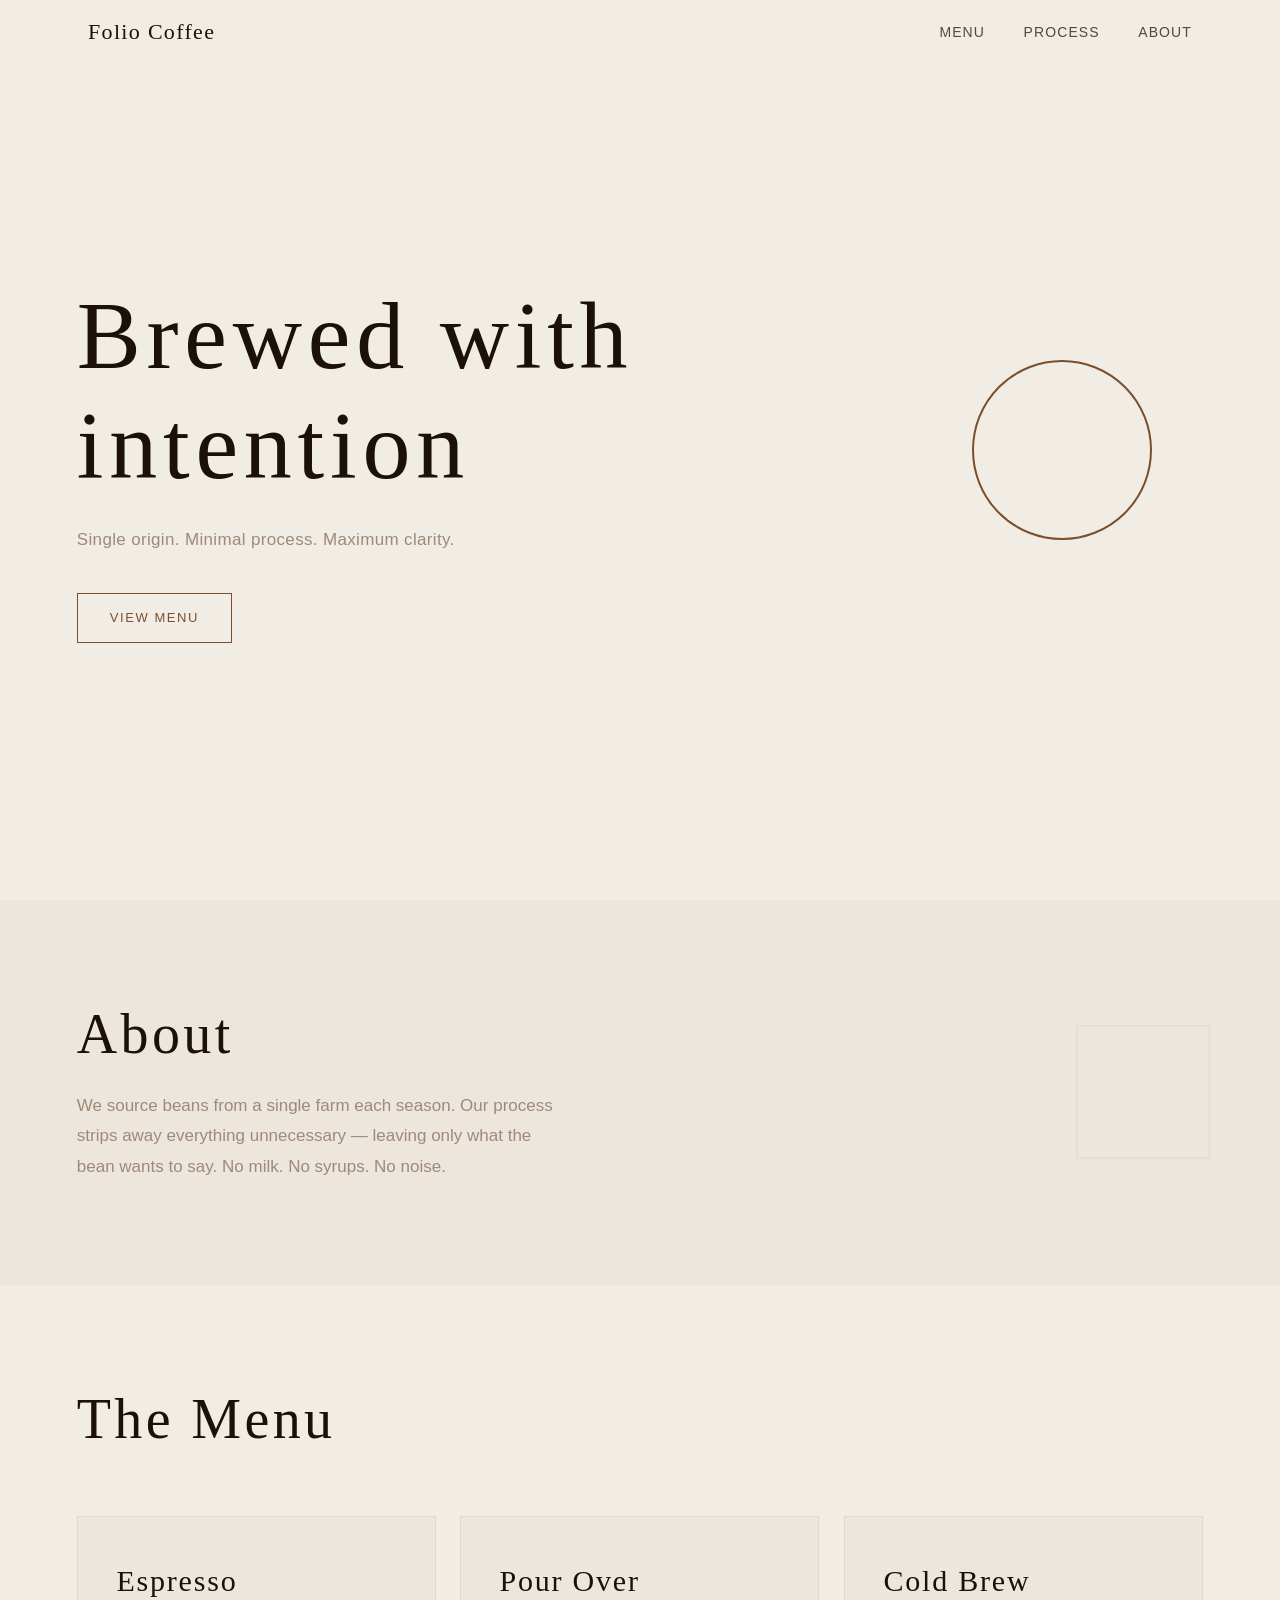
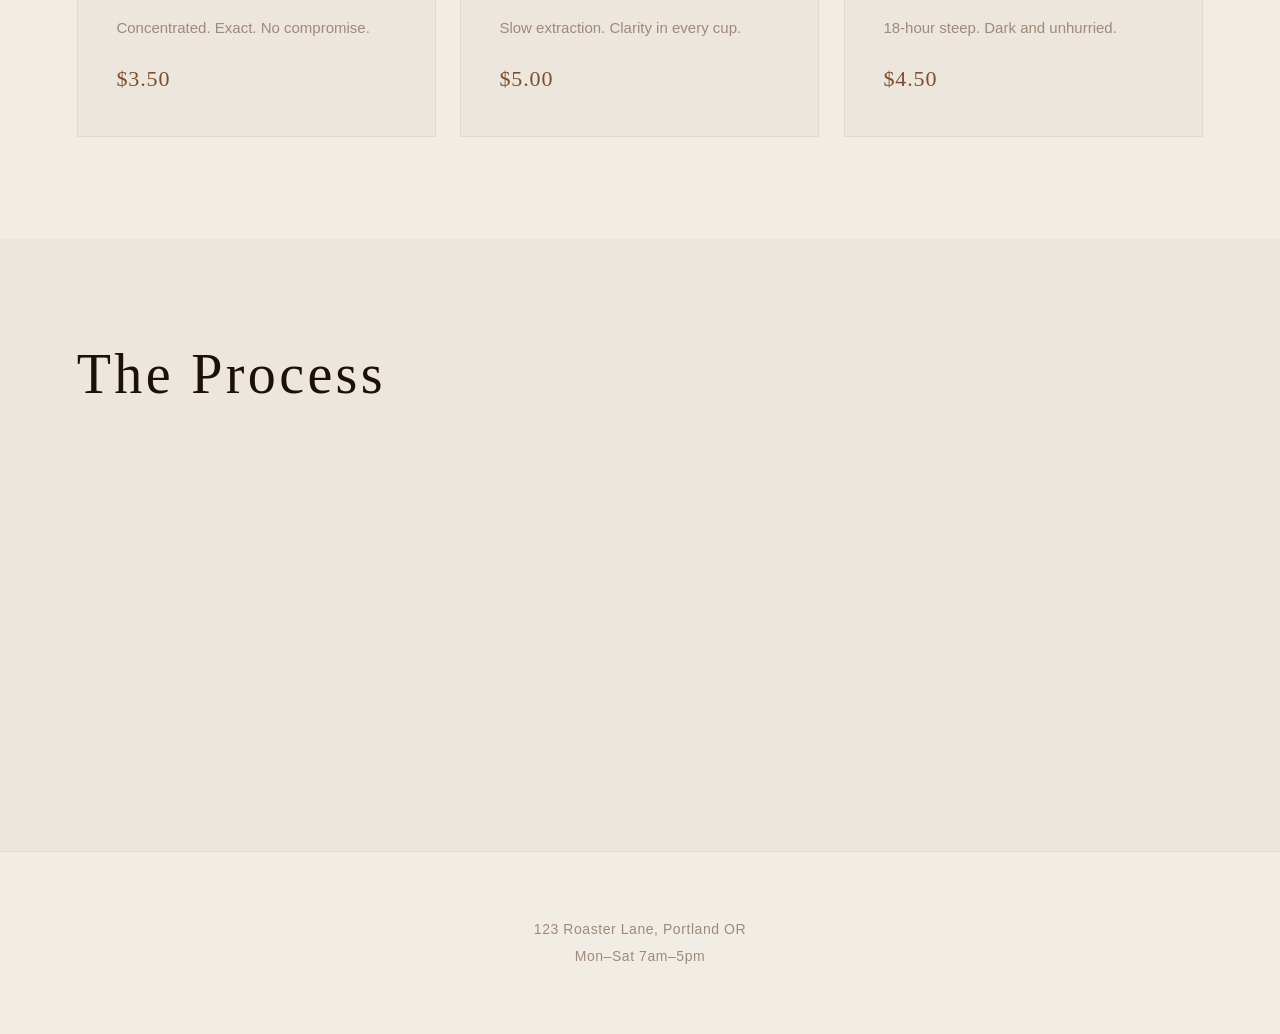
<file: index.html>
<!DOCTYPE html>
<html lang="en">
<head>
  <meta charset="UTF-8">
  <meta name="viewport" content="width=device-width, initial-scale=1.0">
  <meta http-equiv="Content-Security-Policy"
        content="default-src 'none';
                 script-src 'self';
                 style-src 'self' https://fonts.googleapis.com;
                 font-src https://fonts.gstatic.com;
                 img-src 'self';
                 connect-src 'none';
                 base-uri 'self';
                 form-action 'none';">
  <meta name="referrer" content="strict-origin-when-cross-origin">
  <title>Folio Coffee</title>
  <link rel="preconnect" href="https://fonts.googleapis.com">
  <link rel="preconnect" href="https://fonts.gstatic.com" crossorigin>
  <link href="https://fonts.googleapis.com/css2?family=Cormorant+Garamond:wght@300;400&family=Inter:wght@300;400&display=swap" rel="stylesheet">
  <link rel="stylesheet" href="style.css">
  <script src="script.js" defer></script>
</head>
<body>

  <nav id="main-nav">
    <div class="nav-inner">
      <a href="#" class="nav-logo">Folio Coffee</a>
      <button class="nav-hamburger" aria-label="Toggle navigation" aria-expanded="false" aria-controls="primary-nav-links">
        <span></span>
        <span></span>
        <span></span>
      </button>
      <ul class="nav-links" id="primary-nav-links">
        <li><a href="#menu">Menu</a></li>
        <li><a href="#process">Process</a></li>
        <li><a href="#about">About</a></li>
      </ul>
    </div>
  </nav>

  <main>

    <section id="hero">
      <div class="hero-content">
        <h1>Brewed with<br>intention</h1>
        <p class="hero-sub">Single origin. Minimal process. Maximum clarity.</p>
        <a href="#menu" class="btn">View Menu</a>
      </div>
      <div class="hero-ring-wrap">
        <div class="hero-ring"></div>
      </div>
    </section>

    <section id="about">
      <div class="about-inner">
        <div class="about-text">
          <h2>About</h2>
          <p>We source beans from a single farm each season. Our process strips away everything unnecessary — leaving only what the bean wants to say. No milk. No syrups. No noise.</p>
        </div>
        <div class="about-scene">
          <div class="cube-wrap">
            <div class="cube">
              <div class="face face-front"></div>
              <div class="face face-back"></div>
              <div class="face face-left"></div>
              <div class="face face-right"></div>
              <div class="face face-top"></div>
              <div class="face face-bottom"></div>
            </div>
          </div>
        </div>
      </div>
    </section>

    <section id="menu">
      <div class="section-inner">
        <h2>The Menu</h2>
        <div class="menu-grid">
          <div class="card">
            <div class="card-name">Espresso</div>
            <div class="card-desc">Concentrated. Exact. No compromise.</div>
            <div class="card-price">$3.50</div>
          </div>
          <div class="card">
            <div class="card-name">Pour Over</div>
            <div class="card-desc">Slow extraction. Clarity in every cup.</div>
            <div class="card-price">$5.00</div>
          </div>
          <div class="card">
            <div class="card-name">Cold Brew</div>
            <div class="card-desc">18-hour steep. Dark and unhurried.</div>
            <div class="card-price">$4.50</div>
          </div>
        </div>
      </div>
    </section>

    <section id="process">
      <div class="section-inner">
        <h2>The Process</h2>
        <div class="steps">
          <div class="step">
            <div class="step-number">01</div>
            <div class="step-body">
              <h3>Source</h3>
              <p>Direct relationships with farms in Ethiopia and Colombia.</p>
            </div>
          </div>
          <div class="step">
            <div class="step-number">02</div>
            <div class="step-body">
              <h3>Roast</h3>
              <p>Light to medium only. We let the origin speak.</p>
            </div>
          </div>
          <div class="step">
            <div class="step-number">03</div>
            <div class="step-body">
              <h3>Brew</h3>
              <p>Precision temperature. Consistent grind. Nothing hidden.</p>
            </div>
          </div>
        </div>
      </div>
    </section>

  </main>

  <footer>
    <div class="footer-inner">
      <p>123 Roaster Lane, Portland OR</p>
      <p>Mon–Sat 7am–5pm</p>
    </div>
  </footer>

</body>
</html>
</file>
<file: style.css>
/* ============================================================
   CSS Custom Properties
   ============================================================ */
:root {
  --bg: #F2EDE4;
  --text: #1C110A;
  --accent: #7B4F2E;
  --muted: #9E8A7A;
  --surface: #EDE6DC;
  --light: #E2D9CE;

  --nav-height: 64px;
  --cube-size: clamp(80px, 10vw, 120px);
}

/* ============================================================
   Reset & Base
   ============================================================ */
*, *::before, *::after {
  box-sizing: border-box;
  margin: 0;
  padding: 0;
}

html {
  scroll-behavior: smooth;
}

body {
  background-color: var(--bg);
  color: var(--text);
  font-family: 'Inter', sans-serif;
  font-weight: 300;
  font-size: clamp(15px, 1.6vw, 17px);
  line-height: 1.7;
  -webkit-font-smoothing: antialiased;
}

h1, h2, h3 {
  font-family: 'Cormorant Garamond', serif;
  font-weight: 300;
  letter-spacing: 0.06em;
  line-height: 1.15;
}

a {
  color: inherit;
  text-decoration: none;
}

ul {
  list-style: none;
}

/* ============================================================
   Navigation
   ============================================================ */
#main-nav {
  position: fixed;
  top: 0;
  left: 0;
  right: 0;
  z-index: 100;
  transition: background-color 0.3s ease, border-bottom 0.3s ease;
}

#main-nav.scrolled {
  background-color: var(--bg);
  border-bottom: 1px solid var(--light);
}

.nav-inner {
  display: flex;
  align-items: center;
  justify-content: space-between;
  max-width: 1200px;
  margin: 0 auto;
  height: var(--nav-height);
  padding: 0 clamp(16px, 4vw, 48px);
}

.nav-logo {
  font-family: 'Cormorant Garamond', serif;
  font-weight: 400;
  font-size: clamp(18px, 2.2vw, 22px);
  letter-spacing: 0.06em;
  color: var(--text);
}

.nav-links {
  display: flex;
  gap: clamp(24px, 3vw, 40px);
}

.nav-links a {
  font-family: 'Inter', sans-serif;
  font-weight: 300;
  font-size: clamp(13px, 1.3vw, 14px);
  letter-spacing: 0.08em;
  text-transform: uppercase;
  color: var(--text);
  opacity: 0.75;
  transition: opacity 0.2s ease;
}

.nav-links a:hover {
  opacity: 1;
}

/* Hamburger button */
.nav-hamburger {
  display: none;
  flex-direction: column;
  justify-content: center;
  gap: 5px;
  width: 28px;
  height: 28px;
  background: none;
  border: none;
  cursor: pointer;
  padding: 0;
}

.nav-hamburger span {
  display: block;
  width: 100%;
  height: 1px;
  background-color: var(--text);
  transition: transform 0.25s ease, opacity 0.25s ease;
}

/* Mobile nav open state */
#main-nav.nav-open .nav-hamburger span:nth-child(1) {
  transform: translateY(6px) rotate(45deg);
}

#main-nav.nav-open .nav-hamburger span:nth-child(2) {
  opacity: 0;
}

#main-nav.nav-open .nav-hamburger span:nth-child(3) {
  transform: translateY(-6px) rotate(-45deg);
}

/* ============================================================
   Hero Section
   ============================================================ */
#hero {
  position: relative;
  min-height: 100vh;
  display: flex;
  align-items: center;
  padding: calc(var(--nav-height) + 40px) clamp(16px, 6vw, 80px) 80px;
  overflow: hidden;
}

.hero-content {
  position: relative;
  z-index: 1;
  max-width: 560px;
}

.hero-content h1 {
  font-size: clamp(48px, 8vw, 96px);
  margin-bottom: clamp(16px, 2vw, 24px);
  color: var(--text);
}

.hero-sub {
  font-size: clamp(14px, 1.6vw, 17px);
  color: var(--muted);
  margin-bottom: clamp(28px, 3vw, 40px);
  letter-spacing: 0.02em;
}

.btn {
  display: inline-block;
  padding: 13px 32px;
  border: 1px solid var(--accent);
  color: var(--accent);
  font-family: 'Inter', sans-serif;
  font-weight: 300;
  font-size: clamp(12px, 1.2vw, 13px);
  letter-spacing: 0.12em;
  text-transform: uppercase;
  transition: background-color 0.25s ease, color 0.25s ease;
}

.btn:hover {
  background-color: var(--accent);
  color: var(--bg);
}

/* Hero ring */
.hero-ring-wrap {
  position: absolute;
  right: clamp(40px, 8vw, 120px);
  top: 50%;
  transform: translateY(-50%);
  display: flex;
  align-items: center;
  justify-content: center;
}

.hero-ring {
  width: clamp(80px, 20vw, 180px);
  height: clamp(80px, 20vw, 180px);
  border-radius: 50%;
  border: 2px solid var(--accent);
  background: transparent;
  animation: orbit 8s linear infinite;
}

@keyframes orbit {
  from { transform: perspective(600px) rotateX(70deg) rotateZ(0deg); }
  to   { transform: perspective(600px) rotateX(70deg) rotateZ(360deg); }
}

/* ============================================================
   About Section
   ============================================================ */
#about {
  padding: clamp(60px, 8vw, 120px) clamp(16px, 6vw, 80px);
  background-color: var(--surface);
}

.about-inner {
  max-width: 1200px;
  margin: 0 auto;
  display: flex;
  flex-direction: column;
  gap: 48px;
}

.about-text h2 {
  font-size: clamp(32px, 5vw, 56px);
  margin-bottom: clamp(16px, 2vw, 24px);
  color: var(--text);
}

.about-text p {
  font-size: clamp(15px, 1.6vw, 17px);
  color: var(--muted);
  max-width: 480px;
  line-height: 1.8;
}

/* 3D Cube */
.about-scene {
  display: flex;
  align-items: center;
  justify-content: center;
}

.cube-wrap {
  width: var(--cube-size);
  height: var(--cube-size);
  perspective: 600px;
}

.cube {
  width: 100%;
  height: 100%;
  position: relative;
  -webkit-transform-style: preserve-3d;
  transform-style: preserve-3d;
  animation: spin3d 12s linear infinite;
}

@keyframes spin3d {
  from { transform: rotateY(0deg) rotateX(10deg); }
  to   { transform: rotateY(360deg) rotateX(10deg); }
}

.face {
  position: absolute;
  width: 100%;
  height: 100%;
  background-color: var(--surface);
  border: 1px solid var(--light);
}

.face-front  { transform: translateZ(calc(var(--cube-size) / 2)); }
.face-back   { transform: rotateY(180deg) translateZ(calc(var(--cube-size) / 2)); }
.face-left   { transform: rotateY(-90deg) translateZ(calc(var(--cube-size) / 2)); }
.face-right  { transform: rotateY(90deg)  translateZ(calc(var(--cube-size) / 2)); }
.face-top    { transform: rotateX(90deg)  translateZ(calc(var(--cube-size) / 2)); }
.face-bottom { transform: rotateX(-90deg) translateZ(calc(var(--cube-size) / 2)); }

/* ============================================================
   Menu Section
   ============================================================ */
#menu {
  padding: clamp(60px, 8vw, 120px) clamp(16px, 6vw, 80px);
}

.section-inner {
  max-width: 1200px;
  margin: 0 auto;
}

#menu h2,
#process h2 {
  font-size: clamp(32px, 5vw, 56px);
  margin-bottom: clamp(36px, 5vw, 64px);
  color: var(--text);
}

.menu-grid {
  display: grid;
  grid-template-columns: 1fr;
  gap: clamp(16px, 2vw, 24px);
}

.card {
  background-color: var(--surface);
  border: 1px solid var(--light);
  padding: clamp(28px, 3vw, 40px);
  transition: transform 0.4s ease;
  will-change: transform;
}

.card-name {
  font-family: 'Cormorant Garamond', serif;
  font-weight: 400;
  font-size: clamp(22px, 3vw, 30px);
  letter-spacing: 0.06em;
  color: var(--text);
  margin-bottom: 10px;
}

.card-desc {
  font-size: clamp(13px, 1.4vw, 15px);
  color: var(--muted);
  margin-bottom: 20px;
  line-height: 1.6;
}

.card-price {
  font-family: 'Cormorant Garamond', serif;
  font-weight: 300;
  font-size: clamp(18px, 2vw, 22px);
  letter-spacing: 0.04em;
  color: var(--accent);
}

/* Mobile tap feedback */
@media (pointer: coarse) {
  .card {
    transition: transform 0.15s ease;
  }
  .card:active {
    transform: scale(0.97);
  }
}

/* ============================================================
   Process Section
   ============================================================ */
#process {
  padding: clamp(60px, 8vw, 120px) clamp(16px, 6vw, 80px);
  background-color: var(--surface);
}

.steps {
  display: flex;
  flex-direction: column;
  gap: clamp(28px, 3vw, 40px);
}

.step {
  display: flex;
  gap: clamp(20px, 3vw, 36px);
  align-items: flex-start;
  transform: perspective(600px) rotateX(15deg) translateY(30px);
  opacity: 0;
  transition: transform 0.6s ease, opacity 0.6s ease;
}

.step.visible {
  transform: none;
  opacity: 1;
}

.step:nth-child(1) { transition-delay: 0ms; }
.step:nth-child(2) { transition-delay: 150ms; }
.step:nth-child(3) { transition-delay: 300ms; }

.step-number {
  font-family: 'Cormorant Garamond', serif;
  font-weight: 300;
  font-size: clamp(28px, 4vw, 48px);
  color: var(--light);
  letter-spacing: 0.04em;
  line-height: 1;
  flex-shrink: 0;
  min-width: clamp(40px, 5vw, 60px);
}

.step-body h3 {
  font-size: clamp(20px, 2.5vw, 28px);
  color: var(--text);
  margin-bottom: 8px;
}

.step-body p {
  font-size: clamp(14px, 1.5vw, 16px);
  color: var(--muted);
  line-height: 1.7;
}

/* ============================================================
   Footer
   ============================================================ */
footer {
  padding: clamp(40px, 5vw, 64px) clamp(16px, 6vw, 80px);
  border-top: 1px solid var(--light);
}

.footer-inner {
  max-width: 1200px;
  margin: 0 auto;
  text-align: center;
}

.footer-inner p {
  font-size: clamp(12px, 1.3vw, 14px);
  color: var(--muted);
  letter-spacing: 0.04em;
  line-height: 1.9;
}

/* ============================================================
   Responsive — Tablet (min-width: 640px)
   ============================================================ */
@media (min-width: 640px) {
  .about-inner {
    flex-direction: row;
    align-items: center;
    gap: clamp(48px, 6vw, 80px);
  }

  .about-text {
    flex: 1;
  }

  .about-scene {
    flex-shrink: 0;
  }
}

/* ============================================================
   Responsive — Desktop (min-width: 1024px)
   ============================================================ */
@media (min-width: 1024px) {
  .menu-grid {
    grid-template-columns: repeat(3, 1fr);
  }

  #hero {
    align-items: center;
  }

  .hero-ring-wrap {
    position: absolute;
    right: clamp(80px, 10vw, 160px);
    top: 50%;
    transform: translateY(-50%);
  }
}

/* ============================================================
   Mobile Navigation (max-width: 639px)
   ============================================================ */
@media (max-width: 639px) {
  .nav-hamburger {
    display: flex;
  }

  .nav-links {
    display: none;
    position: absolute;
    top: var(--nav-height);
    left: 0;
    right: 0;
    background-color: var(--bg);
    border-bottom: 1px solid var(--light);
    flex-direction: column;
    gap: 0;
    padding: 8px 0;
  }

  #main-nav.nav-open .nav-links {
    display: flex;
  }

  .nav-links li {
    width: 100%;
  }

  .nav-links a {
    display: block;
    padding: 14px clamp(16px, 4vw, 48px);
    font-size: 13px;
    opacity: 0.85;
  }

  .hero-ring-wrap {
    position: relative;
    right: auto;
    top: auto;
    transform: none;
    margin-top: 40px;
  }

  #hero {
    flex-direction: column;
    justify-content: center;
    align-items: flex-start;
  }

  .hero-ring {
    width: clamp(60px, 28vw, 100px);
    height: clamp(60px, 28vw, 100px);
  }
}

/* ============================================================
   Reduced Motion
   ============================================================ */
@media (prefers-reduced-motion: reduce) {
  *, *::before, *::after {
    animation: none !important;
    transition: none !important;
  }
}
</file>
